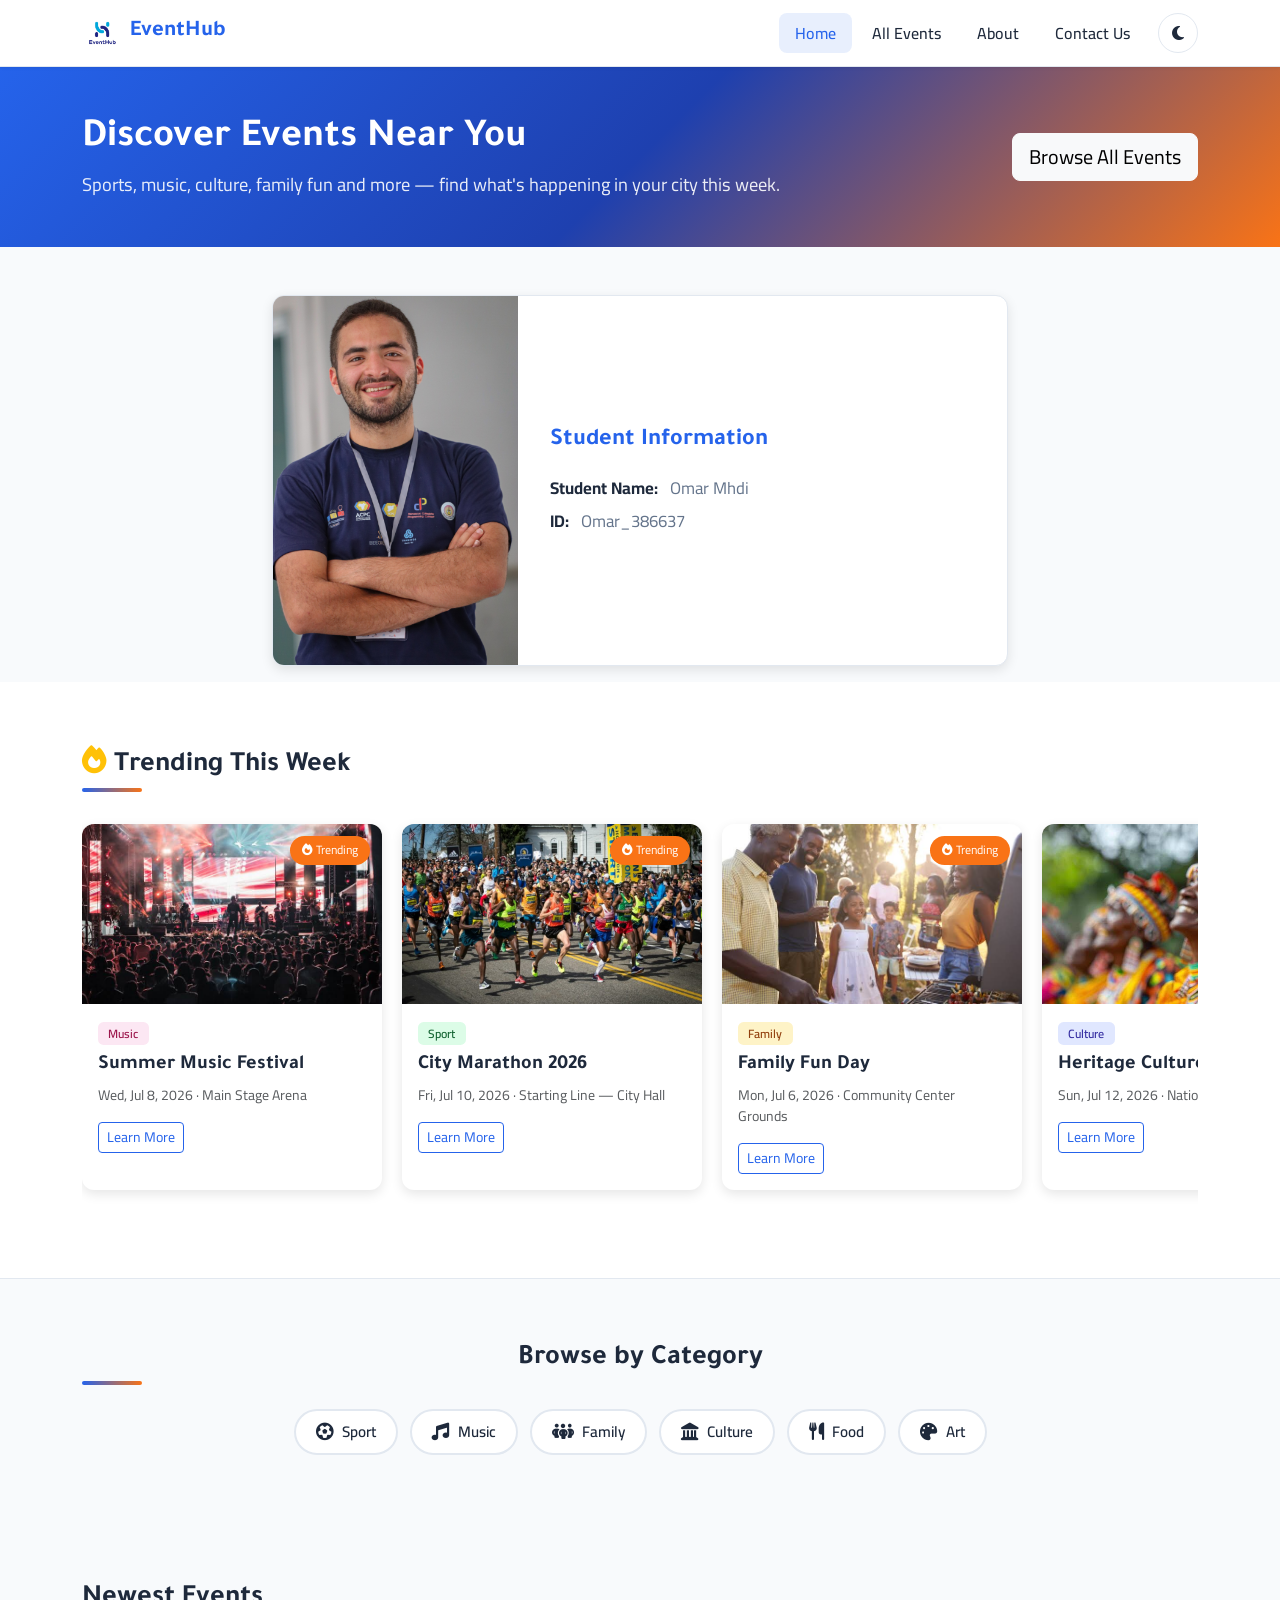
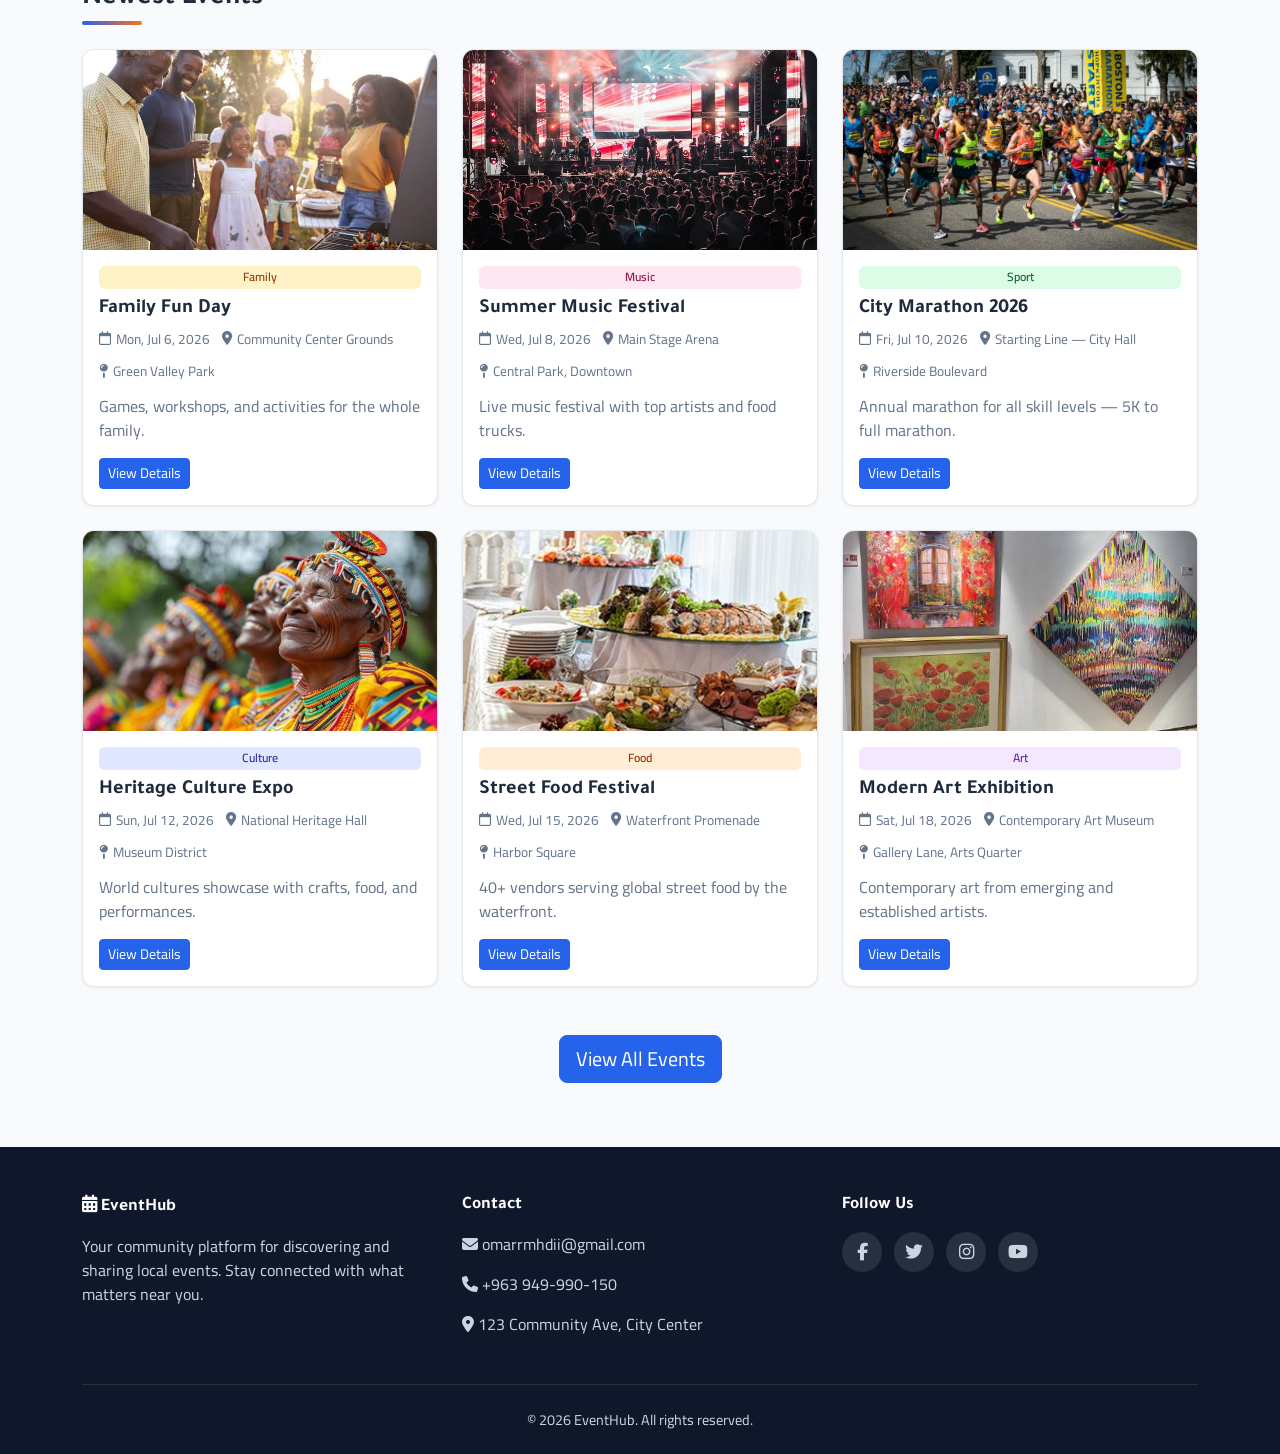
<file: index.html>
<!DOCTYPE html>
<html lang="en">
<head>
  <meta charset="UTF-8">
  <meta name="viewport" content="width=device-width, initial-scale=1.0">
  <title>EventHub — Discover Local Events</title>
  <link href="https://cdn.jsdelivr.net/npm/bootstrap@5.3.3/dist/css/bootstrap.min.css" rel="stylesheet">
  <link href="https://cdnjs.cloudflare.com/ajax/libs/font-awesome/6.5.1/css/all.min.css" rel="stylesheet">
  <link href="assets/css/styles.css" rel="stylesheet">
</head>
<body data-page="index">

  <!-- Header -->
  <header>
    <nav class="navbar navbar-expand-lg site-navbar sticky-top">
      <div class="container">
        <a class="navbar-brand d-flex align-items-center gap-2" href="index.html">
          <img src="assets/img/EventHub.png" alt="EventHub Logo" class="navbar-logo"
               onerror="this.src='https://placehold.co/40x40/2563eb/ffffff?text=E'">
          EventHub
        </a>
        <button class="navbar-toggler" type="button" data-bs-toggle="collapse" data-bs-target="#mainNav">
          <span class="navbar-toggler-icon"></span>
        </button>
        <div class="collapse navbar-collapse" id="mainNav">
          <ul class="navbar-nav ms-auto align-items-lg-center gap-lg-1">
            <li class="nav-item"><a class="nav-link" href="index.html">Home</a></li>
            <li class="nav-item"><a class="nav-link" href="events.html">All Events</a></li>
            <li class="nav-item"><a class="nav-link" href="about.html">About</a></li>
            <li class="nav-item"><a class="nav-link" href="contact.html">Contact Us</a></li>
            <li class="nav-item ms-lg-2">
              <button class="btn-theme-toggle" id="themeToggle" aria-label="Toggle dark mode">
                <i class="fa-solid fa-moon"></i>
              </button>
            </li>
          </ul>
        </div>
      </div>
    </nav>
  </header>

  <main>
    <!-- Hero -->
    <section class="hero-section">
      <div class="container">
        <div class="row align-items-center">
          <div class="col-lg-8">
            <h1>Discover Events Near You</h1>
            <p class="mb-0">Sports, music, culture, family fun and more — find what's happening in your city this week.</p>
          </div>
          <div class="col-lg-4 text-lg-end mt-3 mt-lg-0">
            <a href="events.html" class="btn btn-light btn-lg">Browse All Events</a>
          </div>
        </div>
      </div>
    </section>

    <!-- Student Info -->
    <section class="section-padding student-section">
      <div class="container">
        <div class="row justify-content-center">
          <div class="col-lg-8">
            <div class="card student-card">
              <div class="row g-0 align-items-center">
                <div class="col-md-4">
                  <img src="assets/img/omar.jpg" alt="Omar Mhdi" class="student-card-img"
                       onerror="this.src='https://placehold.co/300x350/2563eb/ffffff?text=Omar+Mhdi'">
                </div>
                <div class="col-md-8">
                  <div class="card-body student-card-body">
                    <h2 class="student-card-title">Student Information</h2>
                    <p class="student-info-item mb-2">
                      <span class="student-info-label">Student Name:</span>
                      <span class="student-info-value">Omar Mhdi</span>
                    </p>
                    <p class="student-info-item mb-0">
                      <span class="student-info-label">ID:</span>
                      <span class="student-info-value">Omar_386637</span>
                    </p>
                  </div>
                </div>
              </div>
            </div>
          </div>
        </div>
      </div>
    </section>

    <!-- Trending This Week -->
    <section class="section-padding trending-section">
      <div class="container">
        <h2 class="section-title"><i class="fa-solid fa-fire text-warning"></i> Trending This Week</h2>
        <div class="trending-scroll" id="trendingEvents">
          <!-- Populated by JS -->
        </div>
      </div>
    </section>

    <!-- Categories -->
    <section class="section-padding category-section">
      <div class="container">
        <h2 class="section-title text-center">Browse by Category</h2>
        <div class="category-badges" id="categoryBadges">
          <!-- Populated by JS -->
        </div>
      </div>
    </section>

    <!-- Newest Events -->
    <section class="section-padding">
      <div class="container">
        <h2 class="section-title">Newest Events</h2>
        <div class="row" id="newestEvents">
          <!-- Populated by JS -->
        </div>
        <div class="text-center mt-4">
          <a href="events.html" class="btn btn-primary btn-lg">View All Events</a>
        </div>
      </div>
    </section>
  </main>

  <!-- Footer -->
  <footer class="site-footer">
    <div class="container">
      <div class="row g-4">
        <div class="col-md-4">
          <h5><i class="fa-solid fa-calendar-days"></i> EventHub</h5>
          <p>Your community platform for discovering and sharing local events. Stay connected with what matters near you.</p>
        </div>
        <div class="col-md-4">
          <h5>Contact</h5>
          <p><i class="fa-solid fa-envelope"></i> omarrmhdii@gmail.com</p>
          <p><i class="fa-solid fa-phone"></i> +963 949-990-150</p>
          <p><i class="fa-solid fa-location-dot"></i> 123 Community Ave, City Center</p>
        </div>
        <div class="col-md-4">
          <h5>Follow Us</h5>
          <div class="social-links">
            <a href="#" aria-label="Facebook"><i class="fa-brands fa-facebook-f"></i></a>
            <a href="#" aria-label="Twitter"><i class="fa-brands fa-twitter"></i></a>
            <a href="#" aria-label="Instagram"><i class="fa-brands fa-instagram"></i></a>
            <a href="#" aria-label="YouTube"><i class="fa-brands fa-youtube"></i></a>
          </div>
        </div>
      </div>
      <div class="footer-bottom">
        <p class="mb-0">&copy; 2026 EventHub. All rights reserved.</p>
      </div>
    </div>
  </footer>

  <script src="https://cdn.jsdelivr.net/npm/bootstrap@5.3.3/dist/js/bootstrap.bundle.min.js"></script>
  <script src="assets/js/main.js"></script>
</body>
</html>
</file>
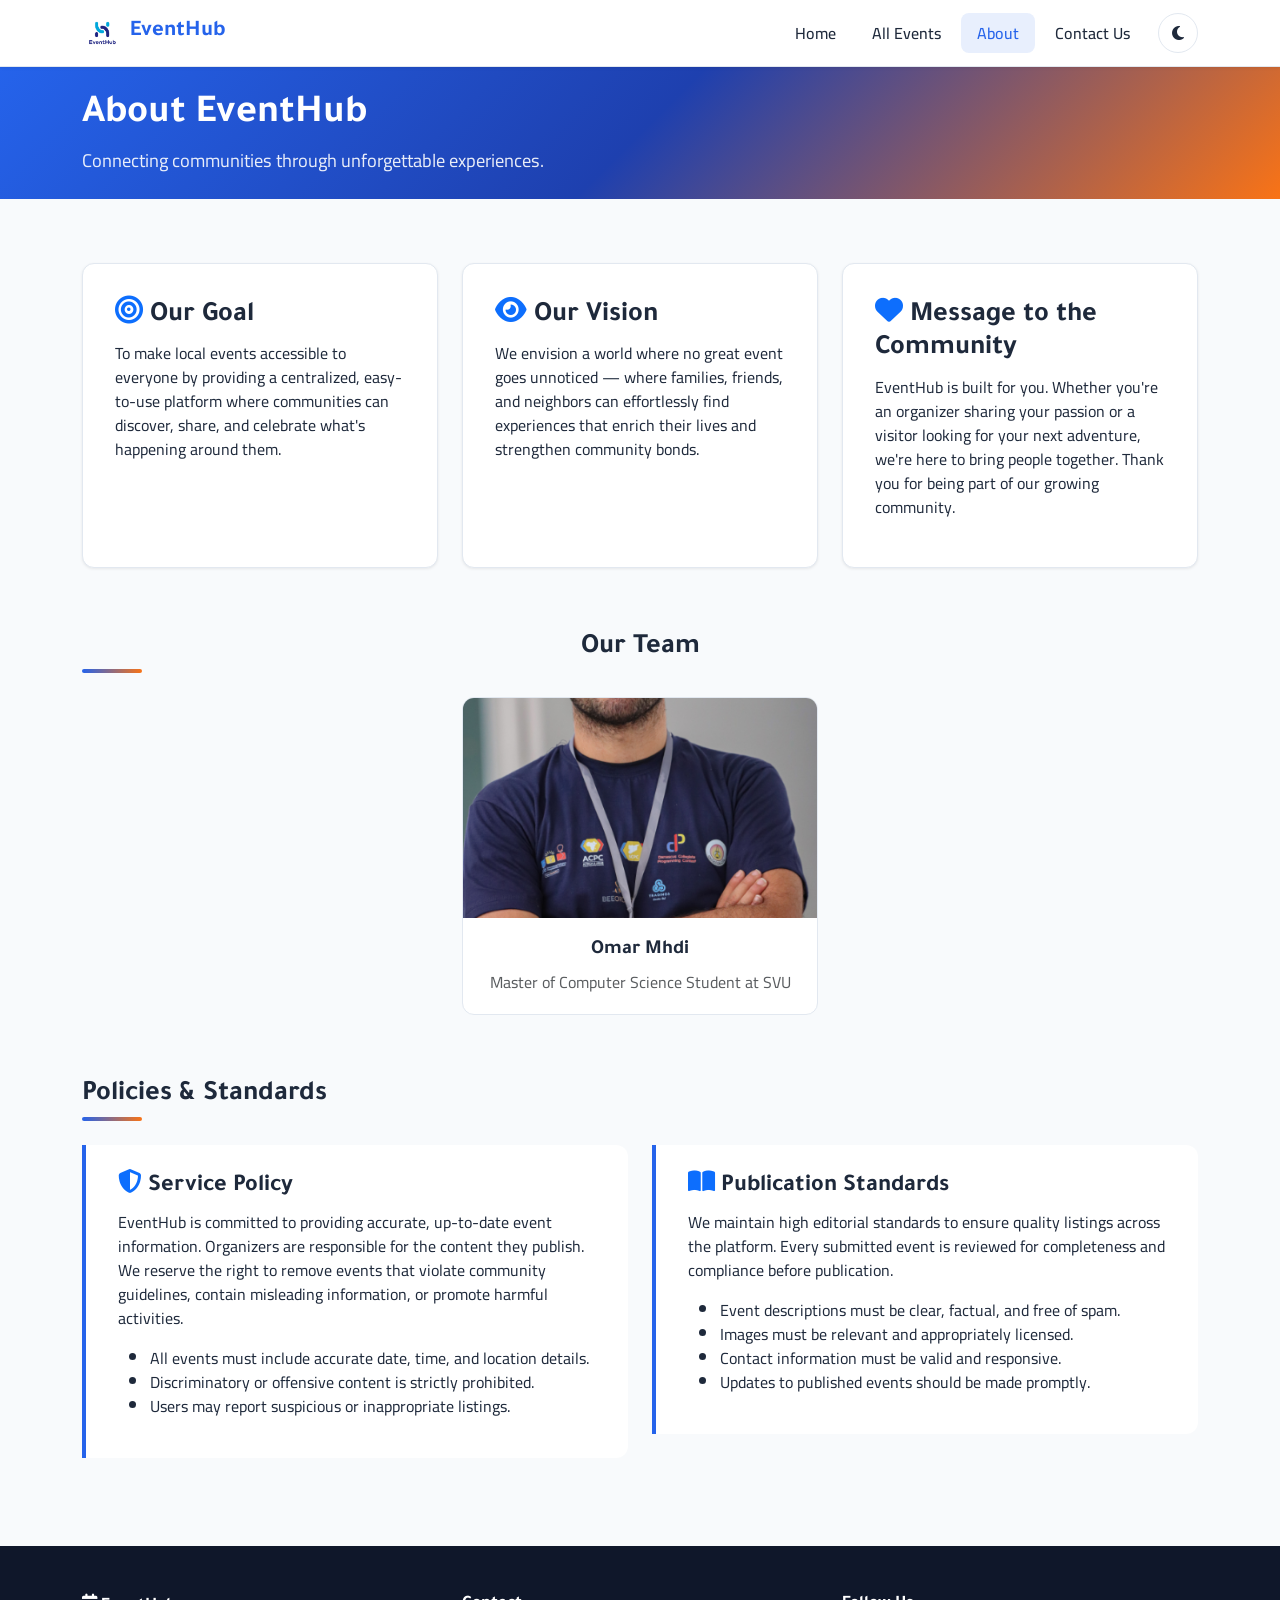
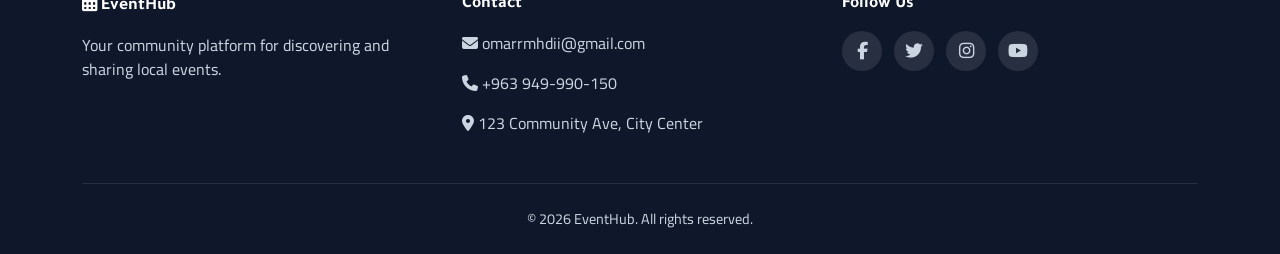
<file: about.html>
<!DOCTYPE html>
<html lang="en">
<head>
  <meta charset="UTF-8">
  <meta name="viewport" content="width=device-width, initial-scale=1.0">
  <title>About Us — EventHub</title>
  <link href="https://cdn.jsdelivr.net/npm/bootstrap@5.3.3/dist/css/bootstrap.min.css" rel="stylesheet">
  <link href="https://cdnjs.cloudflare.com/ajax/libs/font-awesome/6.5.1/css/all.min.css" rel="stylesheet">
  <link href="assets/css/styles.css" rel="stylesheet">
</head>
<body data-page="about">

  <!-- Header -->
  <header>
    <nav class="navbar navbar-expand-lg site-navbar sticky-top">
      <div class="container">
        <a class="navbar-brand d-flex align-items-center gap-2" href="index.html">
          <img src="assets/img/EventHub.png" alt="EventHub Logo" class="navbar-logo"
               onerror="this.src='https://placehold.co/40x40/2563eb/ffffff?text=E'">
          EventHub
        </a>
        <button class="navbar-toggler" type="button" data-bs-toggle="collapse" data-bs-target="#mainNav">
          <span class="navbar-toggler-icon"></span>
        </button>
        <div class="collapse navbar-collapse" id="mainNav">	
          <ul class="navbar-nav ms-auto align-items-lg-center gap-lg-1">
            <li class="nav-item"><a class="nav-link" href="index.html">Home</a></li>
            <li class="nav-item"><a class="nav-link" href="events.html">All Events</a></li>
            <li class="nav-item"><a class="nav-link" href="about.html">About</a></li>
            <li class="nav-item"><a class="nav-link" href="contact.html">Contact Us</a></li>
            <li class="nav-item ms-lg-2">
              <button class="btn-theme-toggle" id="themeToggle" aria-label="Toggle dark mode">
                <i class="fa-solid fa-moon"></i>
              </button>
            </li>
          </ul>
        </div>
      </div>
    </nav>
  </header>

  <main>
    <!-- Hero -->
    <section class="hero-section py-4">
      <div class="container">
        <h1>About EventHub</h1>
        <p class="mb-0">Connecting communities through unforgettable experiences.</p>
      </div>
    </section>

    <!-- Goal, Vision & Message -->
    <section class="section-padding">
      <div class="container">
        <div class="row g-4">
          <div class="col-lg-4">
            <div class="about-vision h-100">
              <h3><i class="fa-solid fa-bullseye text-primary"></i> Our Goal</h3>
              <p>To make local events accessible to everyone by providing a centralized, easy-to-use platform where communities can discover, share, and celebrate what's happening around them.</p>
            </div>
          </div>
          <div class="col-lg-4">
            <div class="about-vision h-100">
              <h3><i class="fa-solid fa-eye text-primary"></i> Our Vision</h3>
              <p>We envision a world where no great event goes unnoticed — where families, friends, and neighbors can effortlessly find experiences that enrich their lives and strengthen community bonds.</p>
            </div>
          </div>
          <div class="col-lg-4">
            <div class="about-vision h-100">
              <h3><i class="fa-solid fa-heart text-primary"></i> Message to the Community</h3>
              <p>EventHub is built for you. Whether you're an organizer sharing your passion or a visitor looking for your next adventure, we're here to bring people together. Thank you for being part of our growing community.</p>
            </div>
          </div>
        </div>
      </div>
    </section>

    <!-- Team Members -->
    <section class="section-padding pt-0">
      <div class="container">
        <h2 class="section-title text-center">Our Team</h2>
        <div class="row g-4 justify-content-center">
          <div class="col-md-6 col-lg-4">
            <div class="team-card card h-100">
              <img src="assets/img/omar.jpg" alt="Omar Mhdi"
                   onerror="this.src='https://placehold.co/400x300/2563eb/ffffff?text=Omar+Mhdi'">
              <div class="card-body">
                <h5 class="card-title">Omar Mhdi</h5>
                <p class="text-muted mb-0">Master of Computer Science Student at SVU</p>
              </div>
            </div>
          </div>
        </div>
      </div>
    </section>

    <!-- Policies -->
    <section class="section-padding pt-0">
      <div class="container">
        <h2 class="section-title">Policies & Standards</h2>
        <div class="row g-4">
          <div class="col-lg-6">
            <div class="policy-section">
              <h4><i class="fa-solid fa-shield-halved text-primary"></i> Service Policy</h4>
              <p>EventHub is committed to providing accurate, up-to-date event information. Organizers are responsible for the content they publish. We reserve the right to remove events that violate community guidelines, contain misleading information, or promote harmful activities.</p>
              <ul>
                <li>All events must include accurate date, time, and location details.</li>
                <li>Discriminatory or offensive content is strictly prohibited.</li>
                <li>Users may report suspicious or inappropriate listings.</li>
              </ul>
            </div>
          </div>
          <div class="col-lg-6">
            <div class="policy-section">
              <h4><i class="fa-solid fa-book-open text-primary"></i> Publication Standards</h4>
              <p>We maintain high editorial standards to ensure quality listings across the platform. Every submitted event is reviewed for completeness and compliance before publication.</p>
              <ul>
                <li>Event descriptions must be clear, factual, and free of spam.</li>
                <li>Images must be relevant and appropriately licensed.</li>
                <li>Contact information must be valid and responsive.</li>
                <li>Updates to published events should be made promptly.</li>
              </ul>
            </div>
          </div>
        </div>
      </div>
    </section>
  </main>

  <!-- Footer -->
  <footer class="site-footer">
    <div class="container">
      <div class="row g-4">
        <div class="col-md-4">
          <h5><i class="fa-solid fa-calendar-days"></i> EventHub</h5>
          <p>Your community platform for discovering and sharing local events.</p>
        </div>
        <div class="col-md-4">
          <h5>Contact</h5>
          <p><i class="fa-solid fa-envelope"></i> omarrmhdii@gmail.com</p>
          <p><i class="fa-solid fa-phone"></i> +963 949-990-150</p>
          <p><i class="fa-solid fa-location-dot"></i> 123 Community Ave, City Center</p>
        </div>
        <div class="col-md-4">
          <h5>Follow Us</h5>
          <div class="social-links">
            <a href="#" aria-label="Facebook"><i class="fa-brands fa-facebook-f"></i></a>
            <a href="#" aria-label="Twitter"><i class="fa-brands fa-twitter"></i></a>
            <a href="#" aria-label="Instagram"><i class="fa-brands fa-instagram"></i></a>
            <a href="#" aria-label="YouTube"><i class="fa-brands fa-youtube"></i></a>
          </div>
        </div>
      </div>
      <div class="footer-bottom">
        <p class="mb-0">&copy; 2026 EventHub. All rights reserved.</p>
      </div>
    </div>
  </footer>

  <script src="https://cdn.jsdelivr.net/npm/bootstrap@5.3.3/dist/js/bootstrap.bundle.min.js"></script>
  <script src="assets/js/main.js"></script>
</body>
</html>
</file>
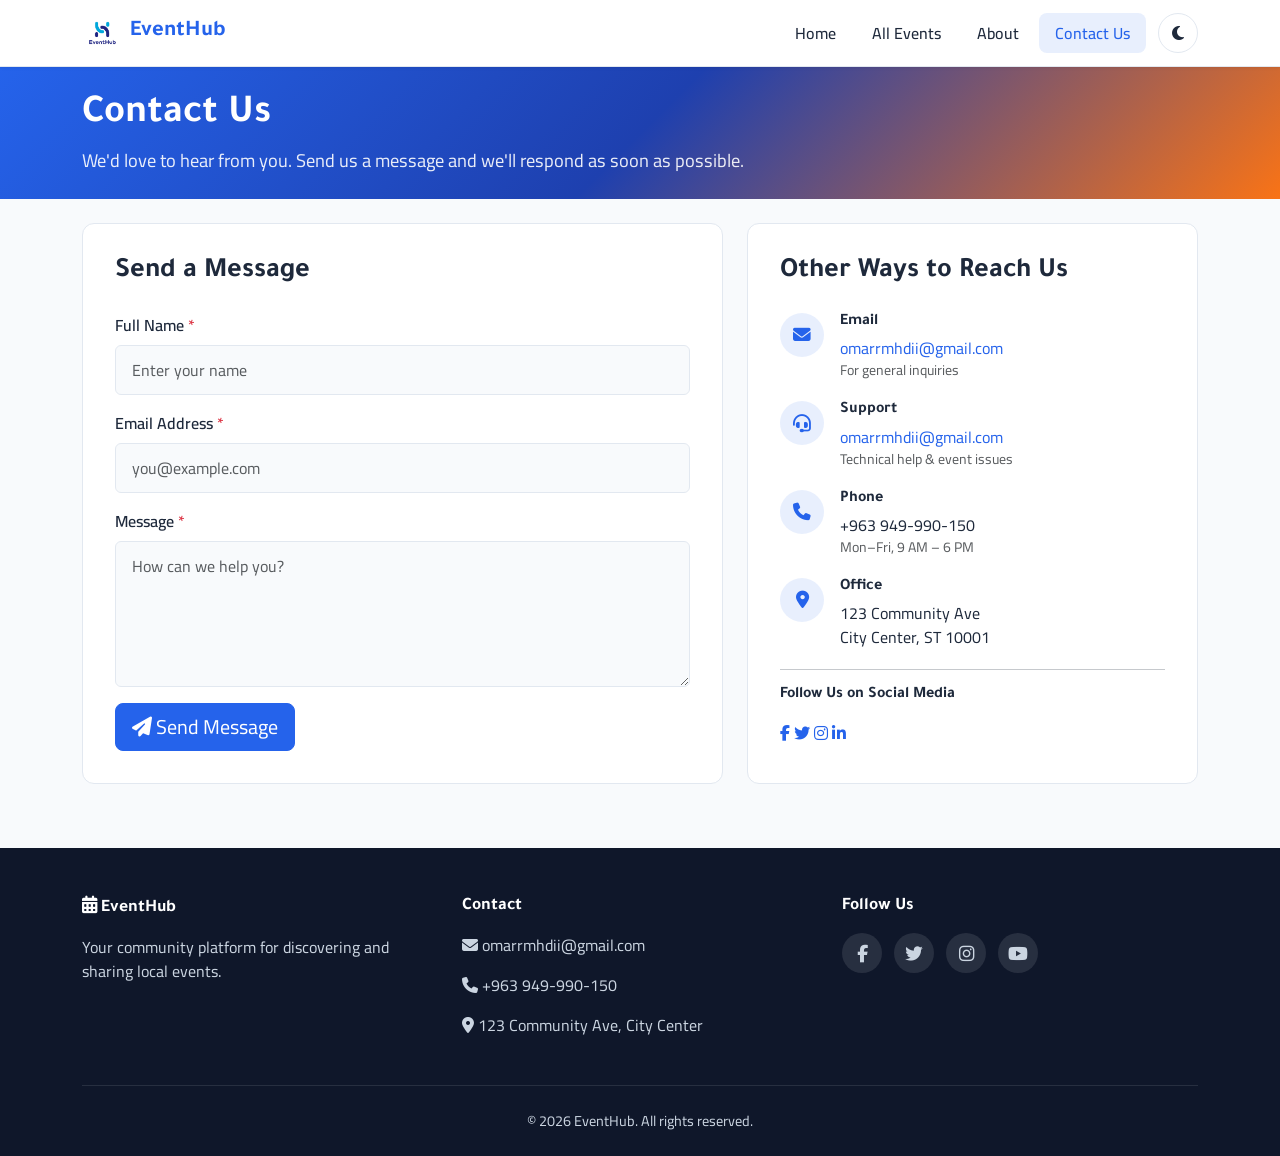
<file: contact.html>
<!DOCTYPE html>
<html lang="en">
<head>
  <meta charset="UTF-8">
  <meta name="viewport" content="width=device-width, initial-scale=1.0">
  <title>Contact Us — EventHub</title>
  <link href="https://cdn.jsdelivr.net/npm/bootstrap@5.3.3/dist/css/bootstrap.min.css" rel="stylesheet">
  <link href="https://cdnjs.cloudflare.com/ajax/libs/font-awesome/6.5.1/css/all.min.css" rel="stylesheet">
  <link href="assets/css/styles.css" rel="stylesheet">
</head>
<body data-page="contact">

  <!-- Header -->
  <header>
    <nav class="navbar navbar-expand-lg site-navbar sticky-top">
      <div class="container">
        <a class="navbar-brand d-flex align-items-center gap-2" href="index.html">
          <img src="assets/img/EventHub.png" alt="EventHub Logo" class="navbar-logo"
               onerror="this.src='https://placehold.co/40x40/2563eb/ffffff?text=E'">
          EventHub
        </a>
        <button class="navbar-toggler" type="button" data-bs-toggle="collapse" data-bs-target="#mainNav">
          <span class="navbar-toggler-icon"></span>
        </button>
        <div class="collapse navbar-collapse" id="mainNav">
          <ul class="navbar-nav ms-auto align-items-lg-center gap-lg-1">
            <li class="nav-item"><a class="nav-link" href="index.html">Home</a></li>
            <li class="nav-item"><a class="nav-link" href="events.html">All Events</a></li>
            <li class="nav-item"><a class="nav-link" href="about.html">About</a></li>
            <li class="nav-item"><a class="nav-link" href="contact.html">Contact Us</a></li>
            <li class="nav-item ms-lg-2">
              <button class="btn-theme-toggle" id="themeToggle" aria-label="Toggle dark mode">
                <i class="fa-solid fa-moon"></i>
              </button>
            </li>
          </ul>
        </div>
      </div>
    </nav>
  </header>

  <main>
    <!-- Hero -->
    <section class="hero-section py-4">
      <div class="container">
        <h1>Contact Us</h1>
        <p class="mb-0">We'd love to hear from you. Send us a message and we'll respond as soon as possible.</p>
      </div>
    </section>

    <section class="section-padding pt-4">
      <div class="container">
        <!-- Alerts -->
        <div class="alert alert-success d-none" id="contactAlertSuccess" role="alert">
          <i class="fa-solid fa-circle-check"></i>
          <strong>Success!</strong> Your message has been sent. We'll get back to you soon.
        </div>
        <div class="alert alert-danger d-none" id="contactAlertError" role="alert">
          <i class="fa-solid fa-circle-exclamation"></i>
          <strong>Please fix the following errors:</strong>
          <ul class="mb-0 mt-2" id="contactErrorMessage"></ul>
        </div>

        <div class="row g-4">
          <!-- Contact Form -->
          <div class="col-lg-7">
            <div class="contact-form-wrapper">
              <h3 class="mb-4">Send a Message</h3>
              <form id="contactForm" novalidate>
                <div class="mb-3">
                  <label for="contactName" class="form-label">Full Name <span class="text-danger">*</span></label>
                  <input type="text" class="form-control" id="contactName" placeholder="Enter your name" required>
                </div>
                <div class="mb-3">
                  <label for="contactEmail" class="form-label">Email Address <span class="text-danger">*</span></label>
                  <input type="email" class="form-control" id="contactEmail" placeholder="you@example.com" required>
                </div>
                <div class="mb-3">
                  <label for="contactMessage" class="form-label">Message <span class="text-danger">*</span></label>
                  <textarea class="form-control" id="contactMessage" rows="5" placeholder="How can we help you?" required></textarea>
                </div>
                <button type="submit" class="btn btn-primary btn-lg">
                  <i class="fa-solid fa-paper-plane"></i> Send Message
                </button>
              </form>
            </div>
          </div>

          <!-- Alternative Contact -->
          <div class="col-lg-5">
            <div class="contact-info-card">
              <h3 class="mb-4">Other Ways to Reach Us</h3>

              <div class="info-item">
                <div class="info-icon"><i class="fa-solid fa-envelope"></i></div>
                <div>
                  <h6 class="mb-1">Email</h6>
                  <a href="mailto:omarrmhdii@gmail.com">omarrmhdii@gmail.com</a>
                  <p class="small text-muted mb-0">For general inquiries</p>
                </div>
              </div>

              <div class="info-item">
                <div class="info-icon"><i class="fa-solid fa-headset"></i></div>
                <div>
                  <h6 class="mb-1">Support</h6>
                  <a href="mailto:omarrmhdii@gmail.com">omarrmhdii@gmail.com</a>
                  <p class="small text-muted mb-0">Technical help & event issues</p>
                </div>
              </div>

              <div class="info-item">
                <div class="info-icon"><i class="fa-solid fa-phone"></i></div>
                <div>
                  <h6 class="mb-1">Phone</h6>
                  <p class="mb-0">+963 949-990-150</p>
                  <p class="small text-muted mb-0">Mon–Fri, 9 AM – 6 PM</p>
                </div>
              </div>

              <div class="info-item">
                <div class="info-icon"><i class="fa-solid fa-location-dot"></i></div>
                <div>
                  <h6 class="mb-1">Office</h6>
                  <p class="mb-0">123 Community Ave<br>City Center, ST 10001</p>
                </div>
              </div>

              <hr>

              <h6 class="mb-3">Follow Us on Social Media</h6>
              <div class="social-links">
                <a href="#" aria-label="Facebook"><i class="fa-brands fa-facebook-f"></i></a>
                <a href="#" aria-label="Twitter"><i class="fa-brands fa-twitter"></i></a>
                <a href="#" aria-label="Instagram"><i class="fa-brands fa-instagram"></i></a>
                <a href="#" aria-label="LinkedIn"><i class="fa-brands fa-linkedin-in"></i></a>
              </div>
            </div>
          </div>
        </div>
      </div>
    </section>
  </main>

  <!-- Footer -->
  <footer class="site-footer">
    <div class="container">
      <div class="row g-4">
        <div class="col-md-4">
          <h5><i class="fa-solid fa-calendar-days"></i> EventHub</h5>
          <p>Your community platform for discovering and sharing local events.</p>
        </div>
        <div class="col-md-4">
          <h5>Contact</h5>
          <p><i class="fa-solid fa-envelope"></i> omarrmhdii@gmail.com</p>
          <p><i class="fa-solid fa-phone"></i> +963 949-990-150</p>
          <p><i class="fa-solid fa-location-dot"></i> 123 Community Ave, City Center</p>
        </div>
        <div class="col-md-4">
          <h5>Follow Us</h5>
          <div class="social-links">
            <a href="#" aria-label="Facebook"><i class="fa-brands fa-facebook-f"></i></a>
            <a href="#" aria-label="Twitter"><i class="fa-brands fa-twitter"></i></a>
            <a href="#" aria-label="Instagram"><i class="fa-brands fa-instagram"></i></a>
            <a href="#" aria-label="YouTube"><i class="fa-brands fa-youtube"></i></a>
          </div>
        </div>
      </div>
      <div class="footer-bottom">
        <p class="mb-0">&copy; 2026 EventHub. All rights reserved.</p>
      </div>
    </div>
  </footer>

  <script src="https://cdn.jsdelivr.net/npm/bootstrap@5.3.3/dist/js/bootstrap.bundle.min.js"></script>
  <script src="assets/js/main.js"></script>
</body>
</html>
</file>
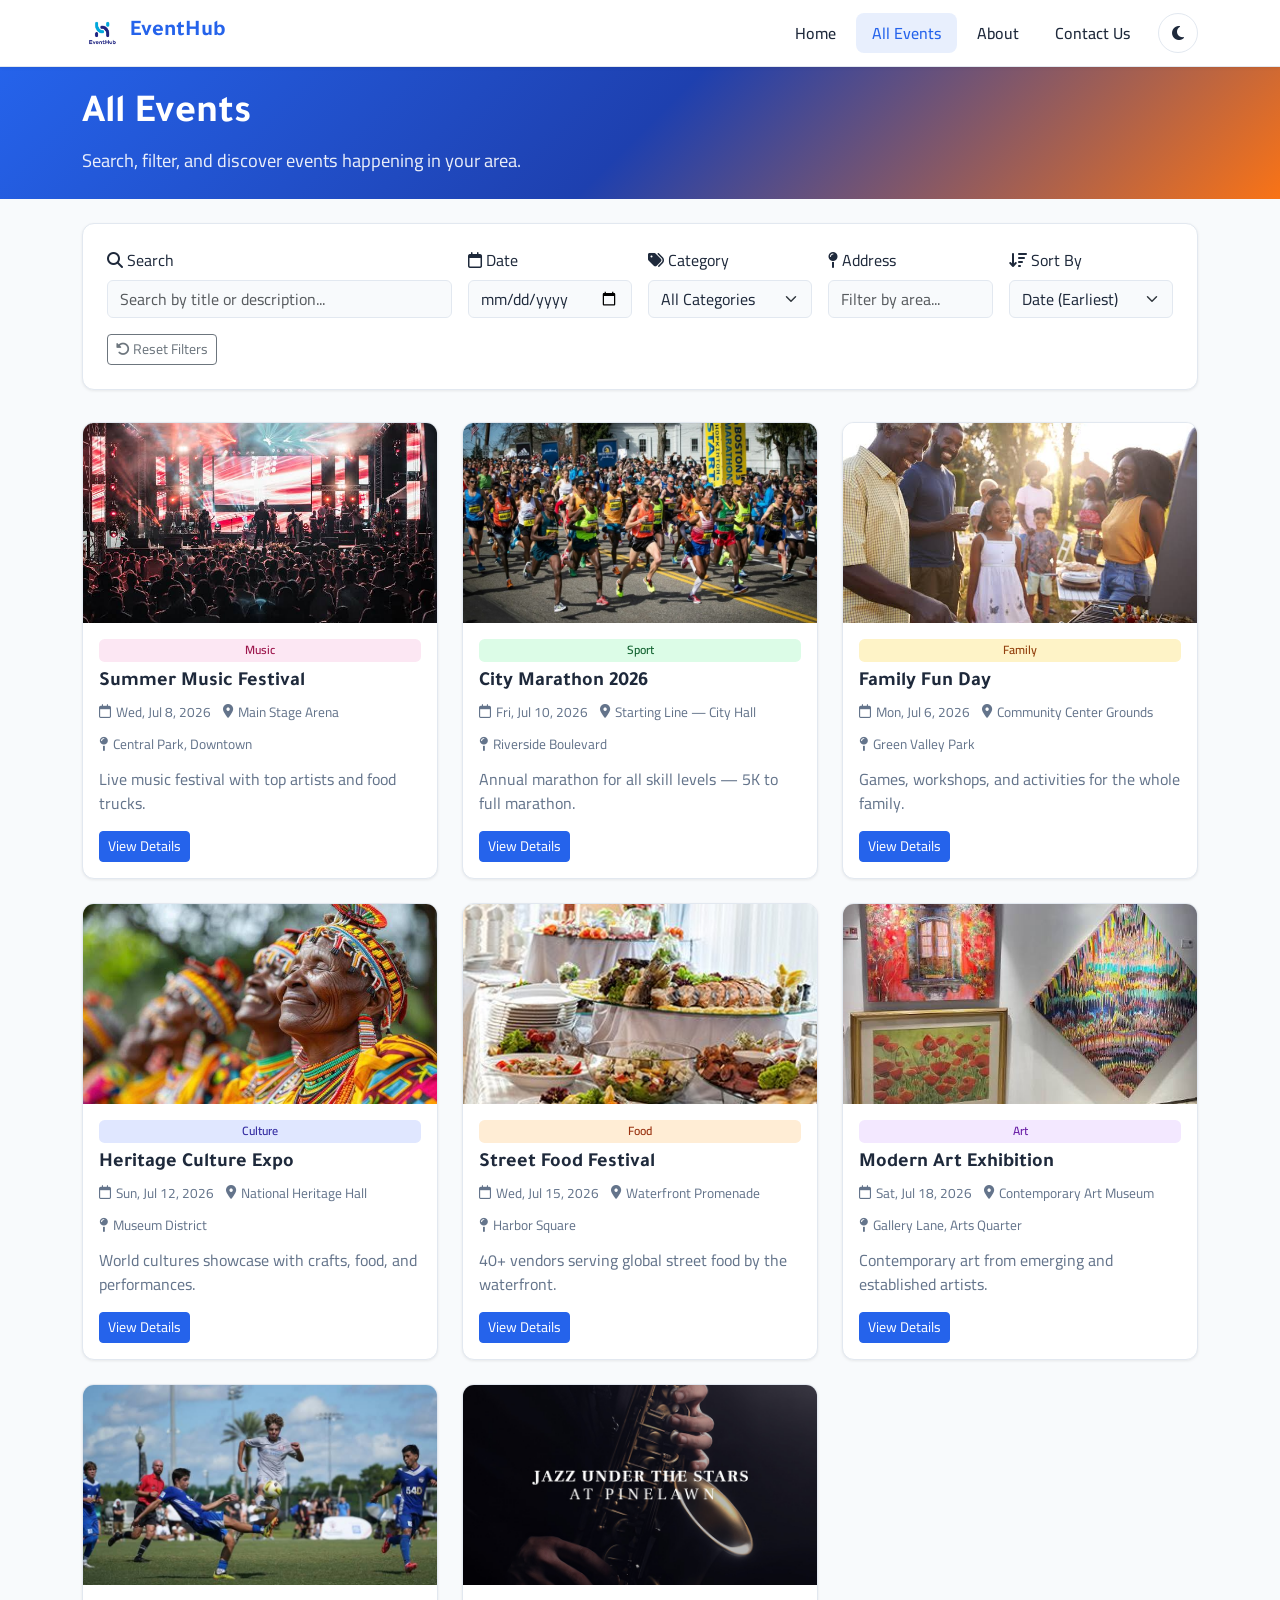
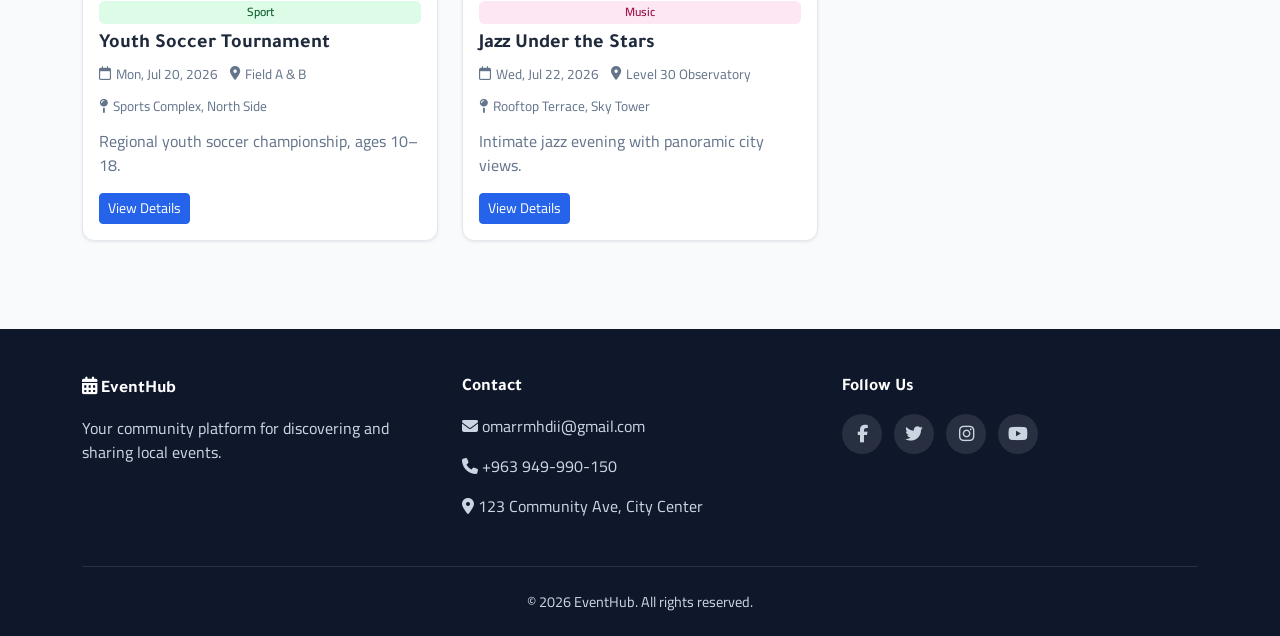
<file: events.html>
<!DOCTYPE html>
<html lang="en">
<head>
  <meta charset="UTF-8">
  <meta name="viewport" content="width=device-width, initial-scale=1.0">
  <title>All Events — EventHub</title>
  <link href="https://cdn.jsdelivr.net/npm/bootstrap@5.3.3/dist/css/bootstrap.min.css" rel="stylesheet">
  <link href="https://cdnjs.cloudflare.com/ajax/libs/font-awesome/6.5.1/css/all.min.css" rel="stylesheet">
  <link href="assets/css/styles.css" rel="stylesheet">
</head>
<body data-page="events">

  <!-- Header -->
  <header>
    <nav class="navbar navbar-expand-lg site-navbar sticky-top">
      <div class="container">
        <a class="navbar-brand d-flex align-items-center gap-2" href="index.html">
          <img src="assets/img/EventHub.png" alt="EventHub Logo" class="navbar-logo"
               onerror="this.src='https://placehold.co/40x40/2563eb/ffffff?text=E'">
          EventHub
        </a>
        <button class="navbar-toggler" type="button" data-bs-toggle="collapse" data-bs-target="#mainNav">
          <span class="navbar-toggler-icon"></span>
        </button>
        <div class="collapse navbar-collapse" id="mainNav">
          <ul class="navbar-nav ms-auto align-items-lg-center gap-lg-1">
            <li class="nav-item"><a class="nav-link" href="index.html">Home</a></li>
            <li class="nav-item"><a class="nav-link" href="events.html">All Events</a></li>
            <li class="nav-item"><a class="nav-link" href="about.html">About</a></li>
            <li class="nav-item"><a class="nav-link" href="contact.html">Contact Us</a></li>
            <li class="nav-item ms-lg-2">
              <button class="btn-theme-toggle" id="themeToggle" aria-label="Toggle dark mode">
                <i class="fa-solid fa-moon"></i>
              </button>
            </li>
          </ul>
        </div>
      </div>
    </nav>
  </header>

  <main>
    <!-- Page Header -->
    <section class="hero-section py-4">
      <div class="container">
        <h1>All Events</h1>
        <p class="mb-0">Search, filter, and discover events happening in your area.</p>
      </div>
    </section>

    <section class="section-padding pt-4">
      <div class="container">
        <!-- Toolbar -->
        <div class="events-toolbar">
          <div class="row g-3 align-items-end">
            <div class="col-md-4">
              <label for="searchEvents" class="form-label"><i class="fa-solid fa-magnifying-glass"></i> Search</label>
              <input type="text" class="form-control" id="searchEvents" placeholder="Search by title or description...">
            </div>
            <div class="col-md-2">
              <label for="filterDate" class="form-label"><i class="fa-regular fa-calendar"></i> Date</label>
              <input type="date" class="form-control" id="filterDate">
            </div>
            <div class="col-md-2">
              <label for="filterCategory" class="form-label"><i class="fa-solid fa-tags"></i> Category</label>
              <select class="form-select" id="filterCategory">
                <option value="">All Categories</option>
                <option value="sport">Sport</option>
                <option value="music">Music</option>
                <option value="family">Family</option>
                <option value="culture">Culture</option>
                <option value="food">Food</option>
                <option value="art">Art</option>
              </select>
            </div>
            <div class="col-md-2">
              <label for="filterAddress" class="form-label"><i class="fa-solid fa-map-pin"></i> Address</label>
              <input type="text" class="form-control" id="filterAddress" placeholder="Filter by area...">
            </div>
            <div class="col-md-2">
              <label for="sortBy" class="form-label"><i class="fa-solid fa-arrow-down-wide-short"></i> Sort By</label>
              <select class="form-select" id="sortBy">
                <option value="date-asc">Date (Earliest)</option>
                <option value="date-desc">Date (Latest)</option>
                <option value="category">Category</option>
              </select>
            </div>
          </div>
          <div class="mt-3">
            <button class="btn btn-outline-secondary btn-sm" id="resetFilters">
              <i class="fa-solid fa-rotate-left"></i> Reset Filters
            </button>
          </div>
        </div>

        <!-- Events Grid -->
        <div class="row" id="eventsList">
          <!-- Populated by JS -->
        </div>

        <div class="no-results d-none" id="noResults">
          <i class="fa-solid fa-calendar-xmark"></i>
          <h4>No events found</h4>
          <p>Try adjusting your search or filters.</p>
        </div>
      </div>
    </section>
  </main>

  <!-- Footer -->
  <footer class="site-footer">
    <div class="container">
      <div class="row g-4">
        <div class="col-md-4">
          <h5><i class="fa-solid fa-calendar-days"></i> EventHub</h5>
          <p>Your community platform for discovering and sharing local events.</p>
        </div>
        <div class="col-md-4">
          <h5>Contact</h5>
          <p><i class="fa-solid fa-envelope"></i> omarrmhdii@gmail.com</p>
          <p><i class="fa-solid fa-phone"></i> +963 949-990-150</p>
          <p><i class="fa-solid fa-location-dot"></i> 123 Community Ave, City Center</p>
        </div>
        <div class="col-md-4">
          <h5>Follow Us</h5>
          <div class="social-links">
            <a href="#" aria-label="Facebook"><i class="fa-brands fa-facebook-f"></i></a>
            <a href="#" aria-label="Twitter"><i class="fa-brands fa-twitter"></i></a>
            <a href="#" aria-label="Instagram"><i class="fa-brands fa-instagram"></i></a>
            <a href="#" aria-label="YouTube"><i class="fa-brands fa-youtube"></i></a>
          </div>
        </div>
      </div>
      <div class="footer-bottom">
        <p class="mb-0">&copy; 2026 EventHub. All rights reserved.</p>
      </div>
    </div>
  </footer>

  <script src="https://cdn.jsdelivr.net/npm/bootstrap@5.3.3/dist/js/bootstrap.bundle.min.js"></script>
  <script src="assets/js/main.js"></script>
</body>
</html>
</file>
<file: assets/css/styles.css>
/* ============================================
   Events Platform — Custom Styles
   Fonts: Cairo, Tajawal (sans-serif)
   ============================================ */

@import url('https://fonts.googleapis.com/css2?family=Cairo:wght@400;600;700&family=Tajawal:wght@400;500;700&display=swap');

/* ---------- CSS Variables (Light Mode) ---------- */
:root {
  --color-primary: #2563eb;
  --color-primary-dark: #1d4ed8;
  --color-secondary: #f97316;
  --color-secondary-dark: #ea580c;
  --color-neutral-bg: #f8fafc;
  --color-neutral-surface: #ffffff;
  --color-neutral-border: #e2e8f0;
  --color-text: #1e293b;
  --color-text-muted: #64748b;
  --color-footer-bg: #0f172a;
  --color-footer-text: #cbd5e1;
  --shadow-sm: 0 1px 3px rgba(0, 0, 0, 0.08);
  --shadow-md: 0 4px 12px rgba(0, 0, 0, 0.1);
  --shadow-lg: 0 8px 24px rgba(0, 0, 0, 0.12);
  --radius: 0.75rem;
  --transition: 0.3s ease;
  --font-primary: 'Cairo', 'Tajawal', sans-serif;
  --font-secondary: 'Tajawal', 'Cairo', sans-serif;
}

/* ---------- Dark Mode ---------- */
[data-theme="dark"] {
  --color-primary: #3b82f6;
  --color-primary-dark: #60a5fa;
  --color-secondary: #fb923c;
  --color-secondary-dark: #fdba74;
  --color-neutral-bg: #0f172a;
  --color-neutral-surface: #1e293b;
  --color-neutral-border: #334155;
  --color-text: #f1f5f9;
  --color-text-muted: #94a3b8;
  --color-footer-bg: #020617;
  --color-footer-text: #94a3b8;
  --shadow-sm: 0 1px 3px rgba(0, 0, 0, 0.3);
  --shadow-md: 0 4px 12px rgba(0, 0, 0, 0.4);
  --shadow-lg: 0 8px 24px rgba(0, 0, 0, 0.5);
}

/* ---------- Base ---------- */
*,
*::before,
*::after {
  box-sizing: border-box;
}

body {
  font-family: var(--font-primary);
  background-color: var(--color-neutral-bg);
  color: var(--color-text);
  transition: background-color var(--transition), color var(--transition);
  min-height: 100vh;
  display: flex;
  flex-direction: column;
}

main {
  flex: 1;
}

h1, h2, h3, h4, h5, h6 {
  font-family: var(--font-secondary);
  font-weight: 700;
}

a {
  color: var(--color-primary);
  text-decoration: none;
  transition: color var(--transition);
}

a:hover {
  color: var(--color-primary-dark);
}

img {
  max-width: 100%;
  height: auto;
  display: block;
}

.section-title {
  font-size: 1.75rem;
  margin-bottom: 1.5rem;
  position: relative;
  padding-bottom: 0.5rem;
}

.section-title::after {
  content: '';
  position: absolute;
  bottom: 0;
  left: 0;
  width: 60px;
  height: 4px;
  background: linear-gradient(90deg, var(--color-primary), var(--color-secondary));
  border-radius: 2px;
}

.section-padding {
  padding: 4rem 0;
}

/* ---------- Navbar ---------- */
.site-navbar {
  background-color: var(--color-neutral-surface) !important;
  border-bottom: 1px solid var(--color-neutral-border);
  box-shadow: var(--shadow-sm);
  transition: background-color var(--transition);
}

.site-navbar .navbar-brand {
  font-family: var(--font-secondary);
  font-weight: 700;
  font-size: 1.4rem;
  color: var(--color-primary) !important;
}

.site-navbar .nav-link {
  color: var(--color-text) !important;
  font-weight: 500;
  padding: 0.5rem 1rem !important;
  border-radius: 0.5rem;
  transition: background-color var(--transition), color var(--transition);
}

.site-navbar .nav-link:hover,
.site-navbar .nav-link.active {
  color: var(--color-primary) !important;
  background-color: rgba(37, 99, 235, 0.1);
}

[data-theme="dark"] .navbar-toggler {
  border-color: var(--color-neutral-border);
}

[data-theme="dark"] .navbar-toggler-icon {
  filter: invert(1);
}

.navbar-logo {
  width: 40px;
  height: 40px;
  object-fit: cover;
  border-radius: 8px;
}

.btn-theme-toggle {
  border: 1px solid var(--color-neutral-border);
  background: var(--color-neutral-surface);
  color: var(--color-text);
  border-radius: 50%;
  width: 40px;
  height: 40px;
  display: flex;
  align-items: center;
  justify-content: center;
  cursor: pointer;
  transition: all var(--transition);
}

.btn-theme-toggle:hover {
  background: var(--color-primary);
  color: #fff;
  border-color: var(--color-primary);
}

/* ---------- Hero ---------- */
.hero-section {
  background: linear-gradient(135deg, var(--color-primary) 0%, #1e40af 50%, var(--color-secondary) 100%);
  color: #fff;
  padding: 3rem 0;
  margin-bottom: 0;
}

.hero-section h1 {
  font-size: 2.5rem;
  font-weight: 700;
}

.hero-section p {
  font-size: 1.15rem;
  opacity: 0.9;
}

/* ---------- Trending Carousel ---------- */
.trending-section {
  background-color: var(--color-neutral-surface);
  border-bottom: 1px solid var(--color-neutral-border);
}

.trending-scroll {
  display: flex;
  gap: 1.25rem;
  overflow-x: auto;
  scroll-snap-type: x mandatory;
  padding: 0.5rem 0 1.5rem;
  scrollbar-width: thin;
  scrollbar-color: var(--color-primary) var(--color-neutral-border);
}

.trending-scroll::-webkit-scrollbar {
  height: 6px;
}

.trending-scroll::-webkit-scrollbar-thumb {
  background: var(--color-primary);
  border-radius: 3px;
}

.trend-card {
  flex: 0 0 300px;
  scroll-snap-align: start;
  border: none;
  border-radius: var(--radius);
  overflow: hidden;
  box-shadow: var(--shadow-md);
  transition: transform var(--transition), box-shadow var(--transition);
  background: var(--color-neutral-surface);
}

.trend-card:hover {
  transform: translateY(-6px);
  box-shadow: var(--shadow-lg);
}

.trend-card .card-img-top {
  height: 180px;
  object-fit: cover;
}

.trend-card .badge-trend {
  position: absolute;
  top: 12px;
  right: 12px;
  background: var(--color-secondary);
  color: #fff;
  font-size: 0.75rem;
  padding: 0.35rem 0.75rem;
  border-radius: 2rem;
}

.trend-card .card-img-wrapper {
  position: relative;
}

/* ---------- Category Badges ---------- */
.category-section {
  background-color: var(--color-neutral-bg);
}

.category-badges {
  display: flex;
  flex-wrap: wrap;
  gap: 0.75rem;
  justify-content: center;
}

.category-badge {
  display: inline-flex;
  align-items: center;
  gap: 0.5rem;
  padding: 0.6rem 1.25rem;
  border-radius: 2rem;
  font-weight: 600;
  font-size: 0.95rem;
  border: 2px solid var(--color-neutral-border);
  background: var(--color-neutral-surface);
  color: var(--color-text);
  cursor: pointer;
  transition: all var(--transition);
  text-decoration: none;
}

.category-badge:hover,
.category-badge.active {
  background: var(--color-primary);
  color: #fff;
  border-color: var(--color-primary);
  transform: scale(1.05);
}

.category-badge i {
  font-size: 1.1rem;
}

/* ---------- Event Cards ---------- */
.event-card {
  border: 1px solid var(--color-neutral-border);
  border-radius: var(--radius);
  overflow: hidden;
  background: var(--color-neutral-surface);
  box-shadow: var(--shadow-sm);
  transition: transform var(--transition), box-shadow var(--transition);
  height: 100%;
}

.event-card:hover {
  transform: translateY(-4px);
  box-shadow: var(--shadow-md);
}

.event-card .card-img-top {
  height: 200px;
  object-fit: cover;
}

.event-card .card-body {
  display: flex;
  flex-direction: column;
}

.event-card .card-text {
  color: var(--color-text-muted);
  flex-grow: 1;
}

.event-meta {
  display: flex;
  flex-wrap: wrap;
  gap: 0.75rem;
  font-size: 0.85rem;
  color: var(--color-text-muted);
  margin-bottom: 0.75rem;
}

.event-meta span {
  display: inline-flex;
  align-items: center;
  gap: 0.3rem;
}

.badge-category {
  font-size: 0.75rem;
  padding: 0.35rem 0.65rem;
  border-radius: 0.35rem;
  font-weight: 600;
}

/* Category colors */
.badge-sport { background: #dcfce7; color: #166534; }
.badge-music { background: #fce7f3; color: #9d174d; }
.badge-family { background: #fef3c7; color: #92400e; }
.badge-culture { background: #e0e7ff; color: #3730a3; }
.badge-food { background: #ffedd5; color: #9a3412; }
.badge-art { background: #f3e8ff; color: #6b21a8; }

[data-theme="dark"] .badge-sport { background: #14532d; color: #86efac; }
[data-theme="dark"] .badge-music { background: #831843; color: #f9a8d4; }
[data-theme="dark"] .badge-family { background: #78350f; color: #fcd34d; }
[data-theme="dark"] .badge-culture { background: #312e81; color: #a5b4fc; }
[data-theme="dark"] .badge-food { background: #7c2d12; color: #fdba74; }
[data-theme="dark"] .badge-art { background: #581c87; color: #d8b4fe; }

/* ---------- Events Page Toolbar ---------- */
.events-toolbar {
  background: var(--color-neutral-surface);
  border: 1px solid var(--color-neutral-border);
  border-radius: var(--radius);
  padding: 1.5rem;
  margin-bottom: 2rem;
  box-shadow: var(--shadow-sm);
}

.events-toolbar .form-control,
.events-toolbar .form-select {
  background-color: var(--color-neutral-bg);
  border-color: var(--color-neutral-border);
  color: var(--color-text);
}

.events-toolbar .form-control:focus,
.events-toolbar .form-select:focus {
  border-color: var(--color-primary);
  box-shadow: 0 0 0 0.2rem rgba(37, 99, 235, 0.25);
}

/* ---------- Event Details ---------- */
.event-detail-hero {
  position: relative;
  height: 400px;
  overflow: hidden;
  border-radius: var(--radius);
  margin-bottom: 2rem;
}

.event-detail-hero img {
  width: 100%;
  height: 100%;
  object-fit: cover;
}

.event-detail-hero .overlay {
  position: absolute;
  inset: 0;
  background: linear-gradient(to top, rgba(0,0,0,0.7) 0%, transparent 60%);
  display: flex;
  align-items: flex-end;
  padding: 2rem;
}

.event-detail-hero .overlay h1 {
  color: #fff;
  margin: 0;
  font-size: 2.25rem;
}

.map-placeholder {
  width: 100%;
  height: 300px;
  object-fit: cover;
  border-radius: var(--radius);
  border: 1px solid var(--color-neutral-border);
}

.gallery-grid {
  display: grid;
  grid-template-columns: repeat(auto-fill, minmax(200px, 1fr));
  gap: 1rem;
}

.gallery-grid img {
  width: 100%;
  height: 160px;
  object-fit: cover;
  border-radius: var(--radius);
  cursor: pointer;
  transition: transform var(--transition);
}

.gallery-grid img:hover {
  transform: scale(1.03);
}

.action-buttons {
  display: flex;
  flex-wrap: wrap;
  gap: 0.75rem;
}

/* ---------- About Page ---------- */
.about-vision {
  background: var(--color-neutral-surface);
  border-radius: var(--radius);
  padding: 2rem;
  border: 1px solid var(--color-neutral-border);
  box-shadow: var(--shadow-sm);
}

/* ---------- Student Card (Index) ---------- */
.student-section {
  padding-top: 3rem;
  padding-bottom: 1rem;
}

.student-card {
  border: 1px solid var(--color-neutral-border);
  border-radius: var(--radius);
  overflow: hidden;
  background: var(--color-neutral-surface);
  box-shadow: var(--shadow-md);
}

.student-card-img {
  width: 100%;
  height: 100%;
  min-height: 280px;
  object-fit: cover;
}

.student-card-body {
  padding: 2rem;
}

.student-card-title {
  font-size: 1.5rem;
  margin-bottom: 1.25rem;
  color: var(--color-primary);
}

.student-info-item {
  font-size: 1.05rem;
}

.student-info-label {
  font-weight: 700;
  color: var(--color-text);
  margin-right: 0.5rem;
}

.student-info-value {
  color: var(--color-text-muted);
}

@media (max-width: 768px) {
  .student-card-img {
    min-height: 220px;
  }

  .student-card-body {
    padding: 1.5rem;
    text-align: center;
  }
}

/* ---------- About Page — Team ---------- */
.team-card {
  text-align: center;
  border: 1px solid var(--color-neutral-border);
  border-radius: var(--radius);
  overflow: hidden;
  background: var(--color-neutral-surface);
  transition: transform var(--transition);
}

.team-card:hover {
  transform: translateY(-4px);
}

.team-card img {
  width: 100%;
  height: 220px;
  object-fit: cover;
}

.team-card .card-body {
  padding: 1.25rem;
}

.policy-section {
  background: var(--color-neutral-surface);
  border-left: 4px solid var(--color-primary);
  padding: 1.5rem 2rem;
  border-radius: 0 var(--radius) var(--radius) 0;
  margin-bottom: 1.5rem;
}

/* ---------- Contact Page ---------- */
.contact-info-card {
  background: var(--color-neutral-surface);
  border: 1px solid var(--color-neutral-border);
  border-radius: var(--radius);
  padding: 2rem;
  height: 100%;
}

.contact-info-card .info-item {
  display: flex;
  align-items: flex-start;
  gap: 1rem;
  margin-bottom: 1.25rem;
}

.contact-info-card .info-icon {
  width: 44px;
  height: 44px;
  background: rgba(37, 99, 235, 0.1);
  color: var(--color-primary);
  border-radius: 50%;
  display: flex;
  align-items: center;
  justify-content: center;
  flex-shrink: 0;
  font-size: 1.1rem;
}

.contact-form-wrapper {
  background: var(--color-neutral-surface);
  border: 1px solid var(--color-neutral-border);
  border-radius: var(--radius);
  padding: 2rem;
}

.contact-form-wrapper .form-control {
  background-color: var(--color-neutral-bg);
  border-color: var(--color-neutral-border);
  color: var(--color-text);
  padding: 0.75rem 1rem;
}

.contact-form-wrapper .form-control:focus {
  border-color: var(--color-primary);
  box-shadow: 0 0 0 0.2rem rgba(37, 99, 235, 0.25);
}

.contact-form-wrapper .form-label {
  font-weight: 600;
}

/* ---------- Footer ---------- */
.site-footer {
  background-color: var(--color-footer-bg);
  color: var(--color-footer-text);
  padding: 3rem 0 1.5rem;
  margin-top: auto;
}

.site-footer h5 {
  color: #fff;
  font-size: 1.1rem;
  margin-bottom: 1rem;
}

.site-footer a {
  color: var(--color-footer-text);
  transition: color var(--transition);
}

.site-footer a:hover {
  color: var(--color-secondary);
}

.site-footer .social-links {
  display: flex;
  gap: 0.75rem;
}

.site-footer .social-links a {
  width: 40px;
  height: 40px;
  border-radius: 50%;
  background: rgba(255, 255, 255, 0.1);
  display: flex;
  align-items: center;
  justify-content: center;
  font-size: 1.1rem;
  transition: background var(--transition);
}

.site-footer .social-links a:hover {
  background: var(--color-primary);
  color: #fff;
}

.footer-bottom {
  border-top: 1px solid rgba(255, 255, 255, 0.1);
  margin-top: 2rem;
  padding-top: 1.5rem;
  text-align: center;
  font-size: 0.9rem;
}

/* ---------- Bootstrap Overrides ---------- */
.btn-primary {
  background-color: var(--color-primary);
  border-color: var(--color-primary);
}

.btn-primary:hover {
  background-color: var(--color-primary-dark);
  border-color: var(--color-primary-dark);
}

.btn-outline-primary {
  color: var(--color-primary);
  border-color: var(--color-primary);
}

.btn-outline-primary:hover {
  background-color: var(--color-primary);
  border-color: var(--color-primary);
}

.btn-secondary-custom {
  background-color: var(--color-secondary);
  border-color: var(--color-secondary);
  color: #fff;
}

.btn-secondary-custom:hover {
  background-color: var(--color-secondary-dark);
  border-color: var(--color-secondary-dark);
  color: #fff;
}

.card {
  background-color: var(--color-neutral-surface);
  color: var(--color-text);
}

.modal-content {
  background-color: var(--color-neutral-surface);
  color: var(--color-text);
}

.no-results {
  text-align: center;
  padding: 3rem;
  color: var(--color-text-muted);
}

.no-results i {
  font-size: 3rem;
  margin-bottom: 1rem;
  display: block;
}

/* ---------- Responsive ---------- */
@media (max-width: 768px) {
  .hero-section h1 {
    font-size: 1.75rem;
  }

  .event-detail-hero {
    height: 250px;
  }

  .event-detail-hero .overlay h1 {
    font-size: 1.5rem;
  }

  .trend-card {
    flex: 0 0 260px;
  }

  .section-padding {
    padding: 2.5rem 0;
  }
}

@media (max-width: 576px) {
  .category-badges {
    justify-content: flex-start;
  }

  .action-buttons {
    flex-direction: column;
  }

  .action-buttons .btn {
    width: 100%;
  }
}
</file>
